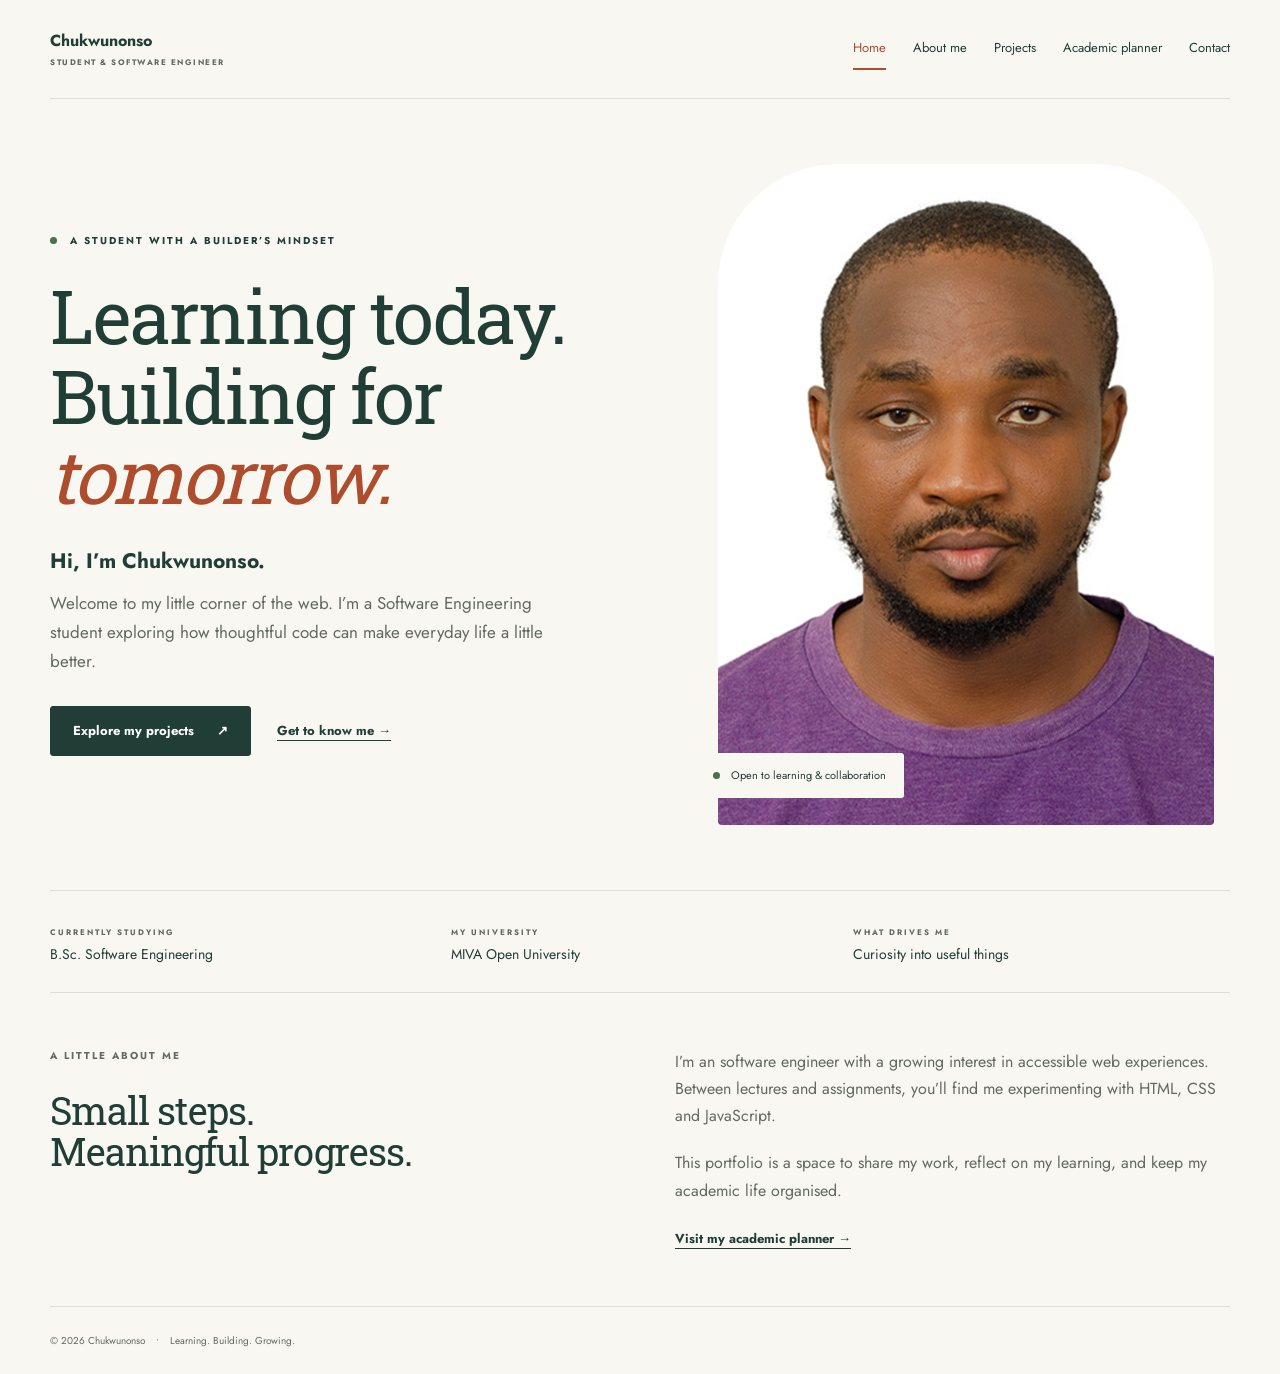
<file: index.html>
<!doctype html>
<html lang="en">
  <head>
    <meta charset="UTF-8" />
    <meta name="viewport" content="width=device-width, initial-scale=1" />
    <link rel="preconnect" href="https://fonts.googleapis.com" />
    <link rel="preconnect" href="https://fonts.gstatic.com" crossorigin />
    <link
      href="https://fonts.googleapis.com/css2?family=Inter:ital,opsz,wght@0,14..32,100..900;1,14..32,100..900&family=Jost:ital,wght@0,100..900;1,100..900&family=Roboto+Slab:wght@100..900&display=swap"
      rel="stylesheet"
    />
    <meta
      name="description"
      content="Chukwunonso’s sample student portfolio, projects and academic planner."
    />
    <title>Home | Chukwunonso</title>
    <link rel="stylesheet" href="index.css" />
    <script src="script.js" defer></script>
  </head>
  <body>
    <a class="skip-link" href="#main">Skip to content</a>
    <header class="site-header wrap">
      <a class="brand" href="index.html" aria-label="Chukwunonso home">
        <span
          >Chukwunonso<span class="brand-sub"
            >STUDENT &amp; SOFTWARE ENGINEER</span
          ></span
        ></a
      >
      <nav aria-label="Main navigation">
        <a href="index.html" aria-current="page">Home</a
        ><a href="about.html">About me</a><a href="projects.html">Projects</a
        ><a href="planner.html">Academic planner</a
        ><a href="contact.html">Contact</a>
      </nav>
    </header>
    <main id="main" class="wrap">
      <section class="hero">
        <div class="Hero-left">
          <p class="eyebrow">
            <span class="status-dot"></span> A STUDENT WITH A BUILDER’S MINDSET
          </p>
          <h1>Learning today.<br />Building for<br /><em>tomorrow.</em></h1>
          <p class="intro">Hi, I’m Chukwunonso.</p>
          <p class="lede">
            Welcome to my little corner of the web. I’m a Software Engineering
            student exploring how thoughtful code can make everyday life a
            little better.
          </p>
          <div class="actions">
            <a class="button" href="projects.html"
              >Explore my projects <span aria-hidden="true">↗</span></a
            >
            <a class="text-link" href="about.html"
              >Get to know me <span aria-hidden="true">→</span></a
            >
          </div>
        </div>
        <figure class="portrait">
          <img
            src="assets/nonso2.jpg"
            alt="Illustrated student portrait placeholder; replace with your photograph"
            width="560"
            height="640"
          />
          <figcaption>
            <span class="status-dot"></span> Open to learning &amp;
            collaboration
          </figcaption>
        </figure>
      </section>
      <section class="intro-strip" aria-label="At a glance">
        <div>
          <span class="eyebrow">CURRENTLY STUDYING</span>
          <p>B.Sc. Software Engineering</p>
        </div>
        <div>
          <span class="eyebrow">MY UNIVERSITY</span>
          <p>MIVA Open University</p>
        </div>
        <div>
          <span class="eyebrow">WHAT DRIVES ME</span>
          <p>Curiosity into useful things</p>
        </div>
      </section>
      <section class="section two-column">
        <div>
          <p class="eyebrow">A LITTLE ABOUT ME</p>
          <h2>Small steps.<br />Meaningful progress.</h2>
        </div>
        <div>
          <p>
            I’m an software engineer with a growing interest in accessible web
            experiences. Between lectures and assignments, you’ll find me
            experimenting with HTML, CSS and JavaScript.
          </p>
          <p>
            This portfolio is a space to share my work, reflect on my learning,
            and keep my academic life organised.
          </p>
          <a class="text-link" href="planner.html"
            >Visit my academic planner →</a
          >
        </div>
      </section>
    </main>
    <footer class="site-footer wrap">
      <p>© 2026 Chukwunonso <span>•</span> Learning. Building. Growing.</p>
    </footer>
  </body>
</html>
</file>
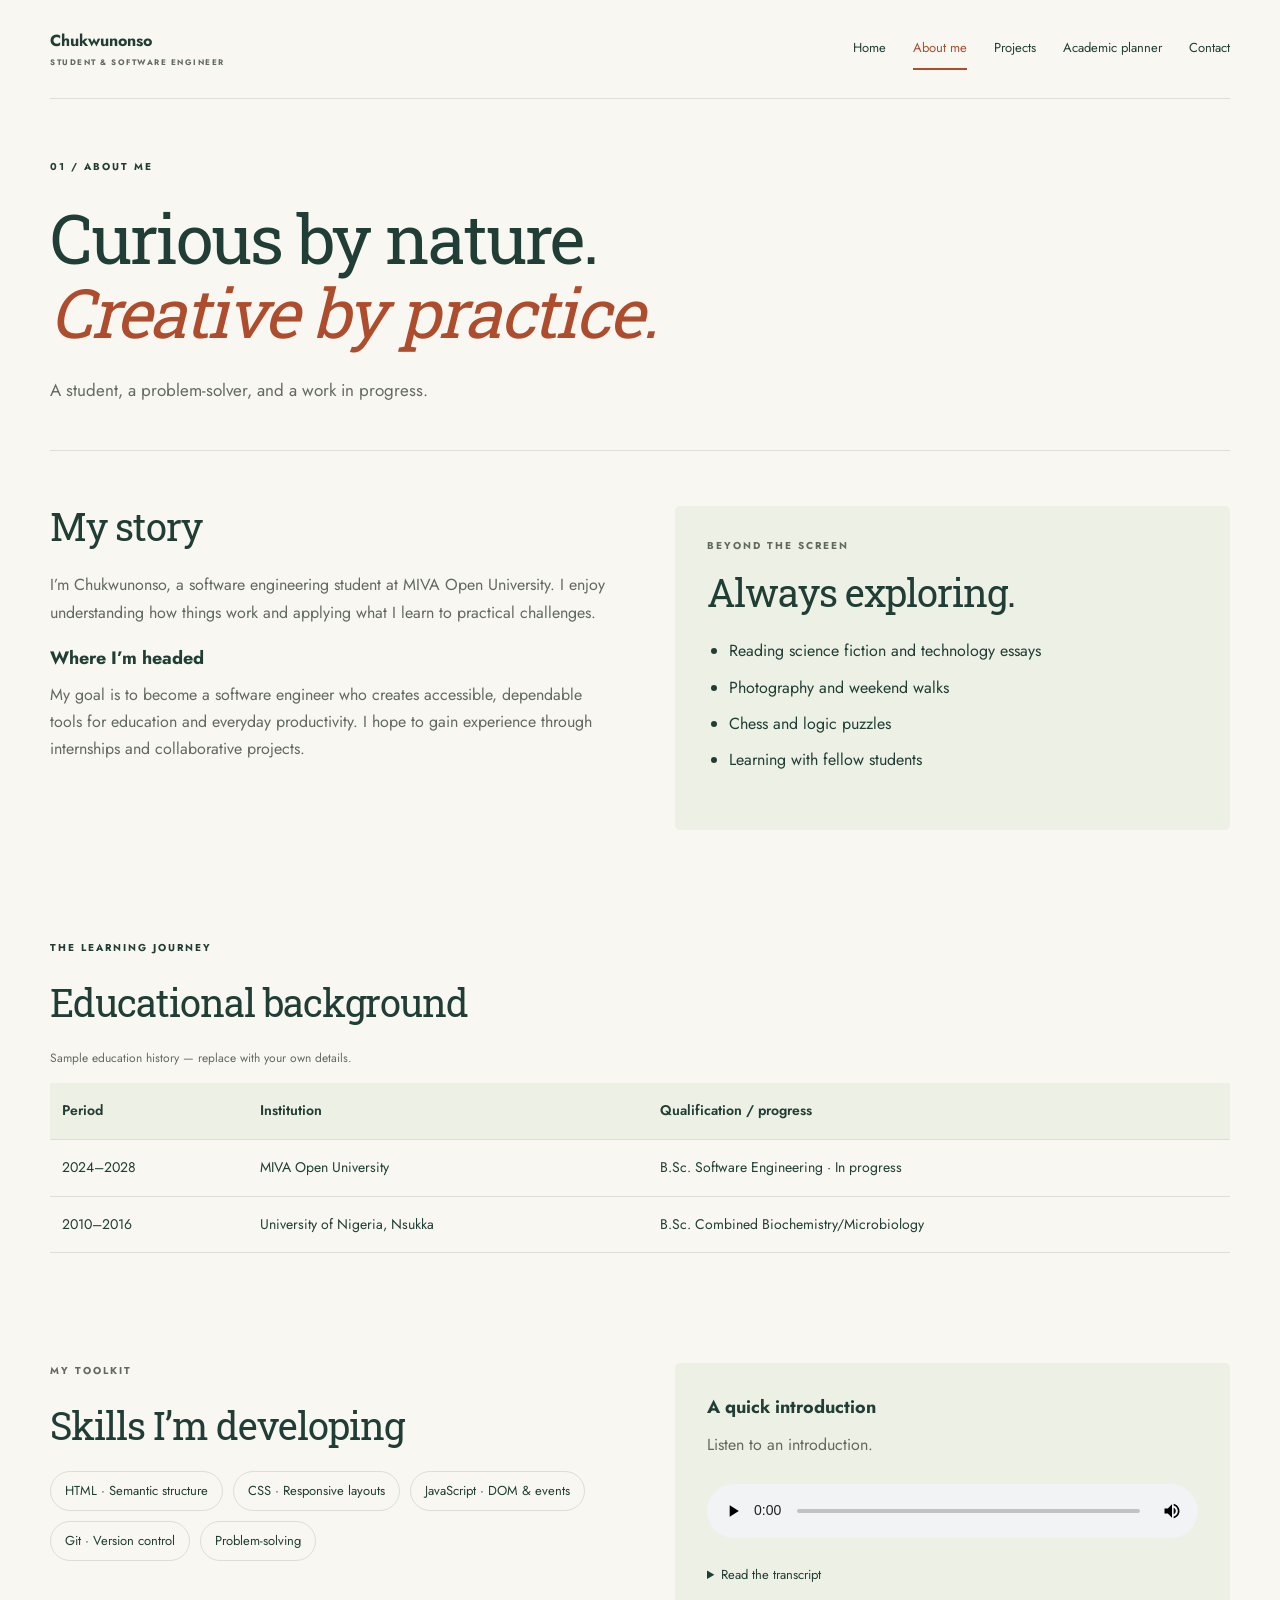
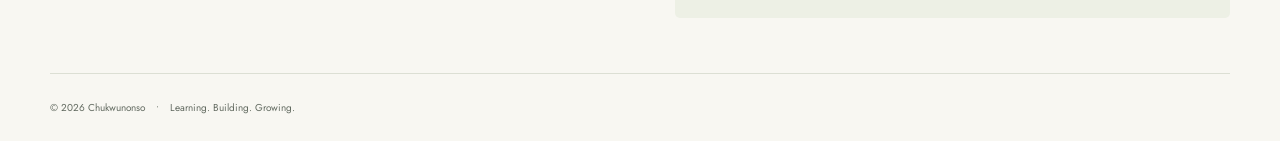
<file: about.html>
<!doctype html>
<html lang="en">
  <head>
    <meta charset="UTF-8" />
    <meta name="viewport" content="width=device-width, initial-scale=1" />
    <link rel="preconnect" href="https://fonts.googleapis.com" />
    <link rel="preconnect" href="https://fonts.gstatic.com" crossorigin />
    <link
      href="https://fonts.googleapis.com/css2?family=Inter:ital,opsz,wght@0,14..32,100..900;1,14..32,100..900&family=Jost:ital,wght@0,100..900;1,100..900&family=Roboto+Slab:wght@100..900&display=swap"
      rel="stylesheet"
    />
    <meta
      name="description"
      content="Chukwunonso’s sample student portfolio, projects and academic planner."
    />
    <title>About me | Chukwunonso</title>
    <link rel="stylesheet" href="index.css" />
    <script src="script.js" defer></script>
  </head>
  <body>
    <a class="skip-link" href="#main">Skip to content</a>
    <header class="site-header wrap">
      <a class="brand" href="index.html" aria-label="Chukwunonso home"
        >
        <span
          >Chukwunonso<span class="brand-sub"
            >STUDENT &amp; SOFTWARE ENGINEER</span
          ></span
        ></a
      >
      <nav aria-label="Main navigation">
        <a href="index.html">Home</a
        ><a href="about.html" aria-current="page">About me</a
        ><a href="projects.html">Projects</a
        ><a href="planner.html">Academic planner</a
        ><a href="contact.html">Contact</a>
      </nav>
    </header>
    <main id="main" class="wrap">
      <section class="page-heading">
        <p class="eyebrow">01 / ABOUT ME</p>
        <h1>Curious by nature.<br /><em>Creative by practice.</em></h1>
        <p class="lede">A student, a problem-solver, and a work in progress.</p>
      </section>
      <section class="two-column section">
        <div>
          <h2>My story</h2>
          <p>
            I’m Chukwunonso, a software engineering student at MIVA Open University.
            I enjoy understanding how things work and applying what I learn to
            practical challenges.
          </p>
          <h3>Where I’m headed</h3>
          <p>
            My goal is to become a software engineer who creates accessible,
            dependable tools for education and everyday productivity. I hope to
            gain experience through internships and collaborative projects.
          </p>
        </div>
        <aside class="note">
          <p class="eyebrow">BEYOND THE SCREEN</p>
          <h2>Always exploring.</h2>
          <ul>
            <li>Reading science fiction and technology essays</li>
            <li>Photography and weekend walks</li>
            <li>Chess and logic puzzles</li>
            <li>Learning with fellow students</li>
          </ul>
        </aside>
      </section>
      <section class="section">
        <p class="eyebrow">THE LEARNING JOURNEY</p>
        <h2>Educational background</h2>
        <div class="table-scroll">
          <table>
            <caption>
              Sample education history — replace with your own details.
            </caption>
            <thead>
              <tr>
                <th scope="col">Period</th>
                <th scope="col">Institution</th>
                <th scope="col">Qualification / progress</th>
              </tr>
            </thead>
            <tbody>
              <tr>
                <td>2024–2028</td>
                <td>MIVA Open University</td>
                <td>B.Sc. Software Engineering · In progress</td>
              </tr>
              <tr>
                <td>2010–2016</td>
                <td>University of Nigeria, Nsukka</td>
                <td>B.Sc. Combined Biochemistry/Microbiology</td>
              </tr>
            </tbody>
          </table>
        </div>
      </section>
      <section class="section two-column">
        <div>
          <p class="eyebrow">MY TOOLKIT</p>
          <h2>Skills I’m developing</h2>
          <ul class="skill-list">
            <li>HTML · Semantic structure</li>
            <li>CSS · Responsive layouts</li>
            <li>JavaScript · DOM &amp; events</li>
            <li>Git · Version control</li>
            <li>Problem-solving</li>
          </ul>
        </div>
        <div class="note">
          <h3>A quick introduction</h3>
          <p>Listen to an introduction.</p>
          <audio controls preload="metadata">
            <source src="assets/introduction.opus" type="audio/wav" />
            Your browser does not support audio.
            <a href="assets/introduction.opus">Download the introduction</a>.
          </audio>
          <details>
            <summary>Read the transcript</summary>
            <p>
              Hello, I am Chukwunonso, a Software engineering student at MIVA
              Open University. Welcome to my academic portfolio. I enjoy
              building accessible websites, solving problems, and turning what I
              learn into practical projects.
            </p>
          </details>
        </div>
      </section>
    </main>
    <footer class="site-footer wrap">
      <p>© 2026 Chukwunonso <span>•</span> Learning. Building. Growing.</p>
    </footer>
  </body>
</html>
</file>
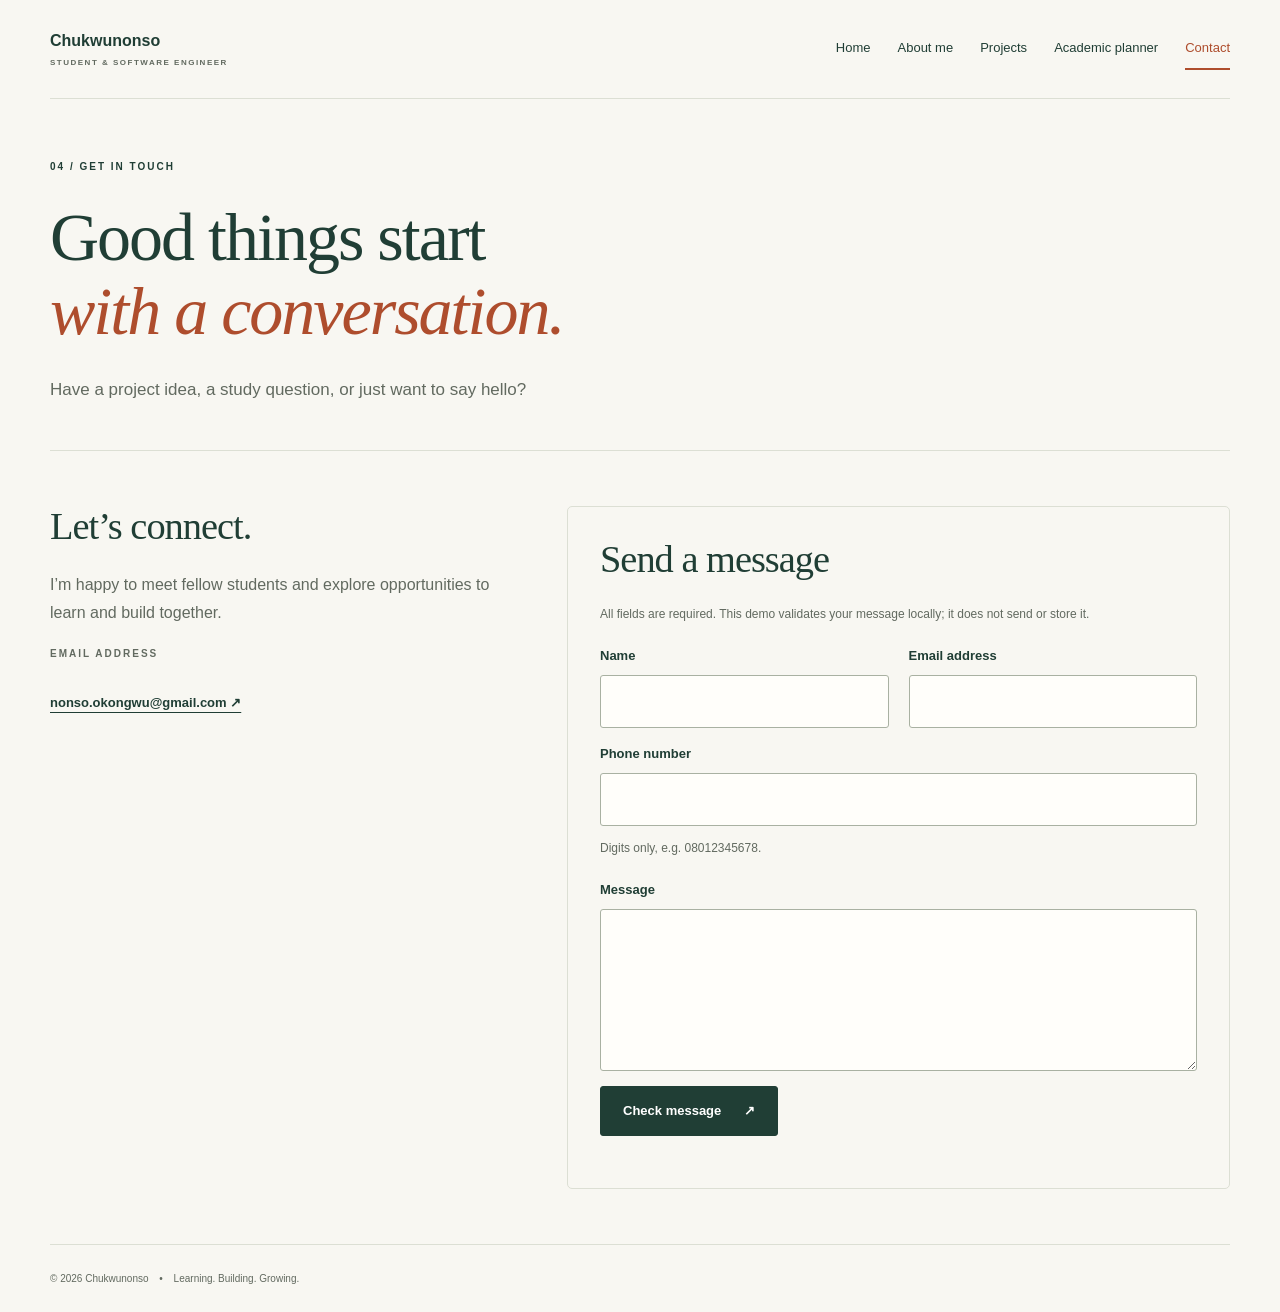
<file: contact.html>
<!doctype html>
<html lang="en">
  <head>
    <meta charset="UTF-8" />
    <meta name="viewport" content="width=device-width, initial-scale=1" />
    <meta
      name="description"
      content="Chukwunonso’s sample student portfolio, projects and academic planner."
    />
    <title>Contact | Chukwunonso</title>
    <link rel="stylesheet" href="index.css" />
    <script src="script.js" defer></script>
  </head>
  <body>
    <a class="skip-link" href="#main">Skip to content</a>
    <header class="site-header wrap">
      <a class="brand" href="index.html" aria-label="Chukwunonso home"
        >
        <span
          >Chukwunonso<span class="brand-sub"
            >STUDENT &amp; SOFTWARE ENGINEER</span
          ></span
        ></a
      >
      <nav aria-label="Main navigation">
        <a href="index.html">Home</a><a href="about.html">About me</a
        ><a href="projects.html">Projects</a
        ><a href="planner.html">Academic planner</a
        ><a href="contact.html" aria-current="page">Contact</a>
      </nav>
    </header>
    <main id="main" class="wrap">
      <section class="page-heading">
        <p class="eyebrow">04 / GET IN TOUCH</p>
        <h1>Good things start<br /><em>with a conversation.</em></h1>
        <p class="lede">
          Have a project idea, a study question, or just want to say hello?
        </p>
      </section>
      <section class="contact-layout section">
        <aside>
          <h2>Let’s connect.</h2>
          <p>
            I’m happy to meet fellow students and explore opportunities to learn
            and build together.
          </p>
          <p class="eyebrow">EMAIL ADDRESS</p>
          <a class="text-link" href="mailto:nonso.okongwu@gmail.com"
            >nonso.okongwu@gmail.com ↗</a
          >
        </aside>
        <form id="contact-form" class="contact-form" novalidate>
          <h2>Send a message</h2>
          <p class="helper">
            All fields are required. This demo validates your message locally;
            it does not send or store it.
          </p>
          <div class="form-row">
            <div>
              <label for="name">Name</label
              ><input
                id="name"
                name="name"
                autocomplete="name"
                maxlength="100"
                required
                aria-describedby="name-error"
              />
              <p class="error" id="name-error"></p>
            </div>
            <div>
              <label for="email">Email address</label
              ><input
                id="email"
                name="email"
                type="email"
                autocomplete="email"
                required
                aria-describedby="email-error"
              />
              <p class="error" id="email-error"></p>
            </div>
          </div>
          <label for="phone">Phone number</label
          ><input
            id="phone"
            name="phone"
            type="tel"
            inputmode="numeric"
            autocomplete="tel"
            pattern="[0-9]+"
            aria-describedby="phone-hint phone-error"
            required
          />
          <p id="phone-hint" class="helper">Digits only, e.g. 08012345678.</p>
          <p class="error" id="phone-error"></p>
          <label for="message">Message</label
          ><textarea
            id="message"
            name="message"
            rows="5"
            maxlength="3000"
            required
            aria-describedby="message-error"
          ></textarea>
          <p class="error" id="message-error"></p>
          <button class="button" type="submit">
            Check message <span aria-hidden="true">↗</span>
          </button>
          <p id="contact-status" role="status" class="helper"></p>
        </form>
      </section>
      <noscript
        ><p class="note">
          Enable JavaScript to validate this demonstration form.
        </p></noscript
      >
    </main>
    <footer class="site-footer wrap">
      <p>© 2026 Chukwunonso <span>•</span> Learning. Building. Growing.</p>
    </footer>
  </body>
</html>
</file>
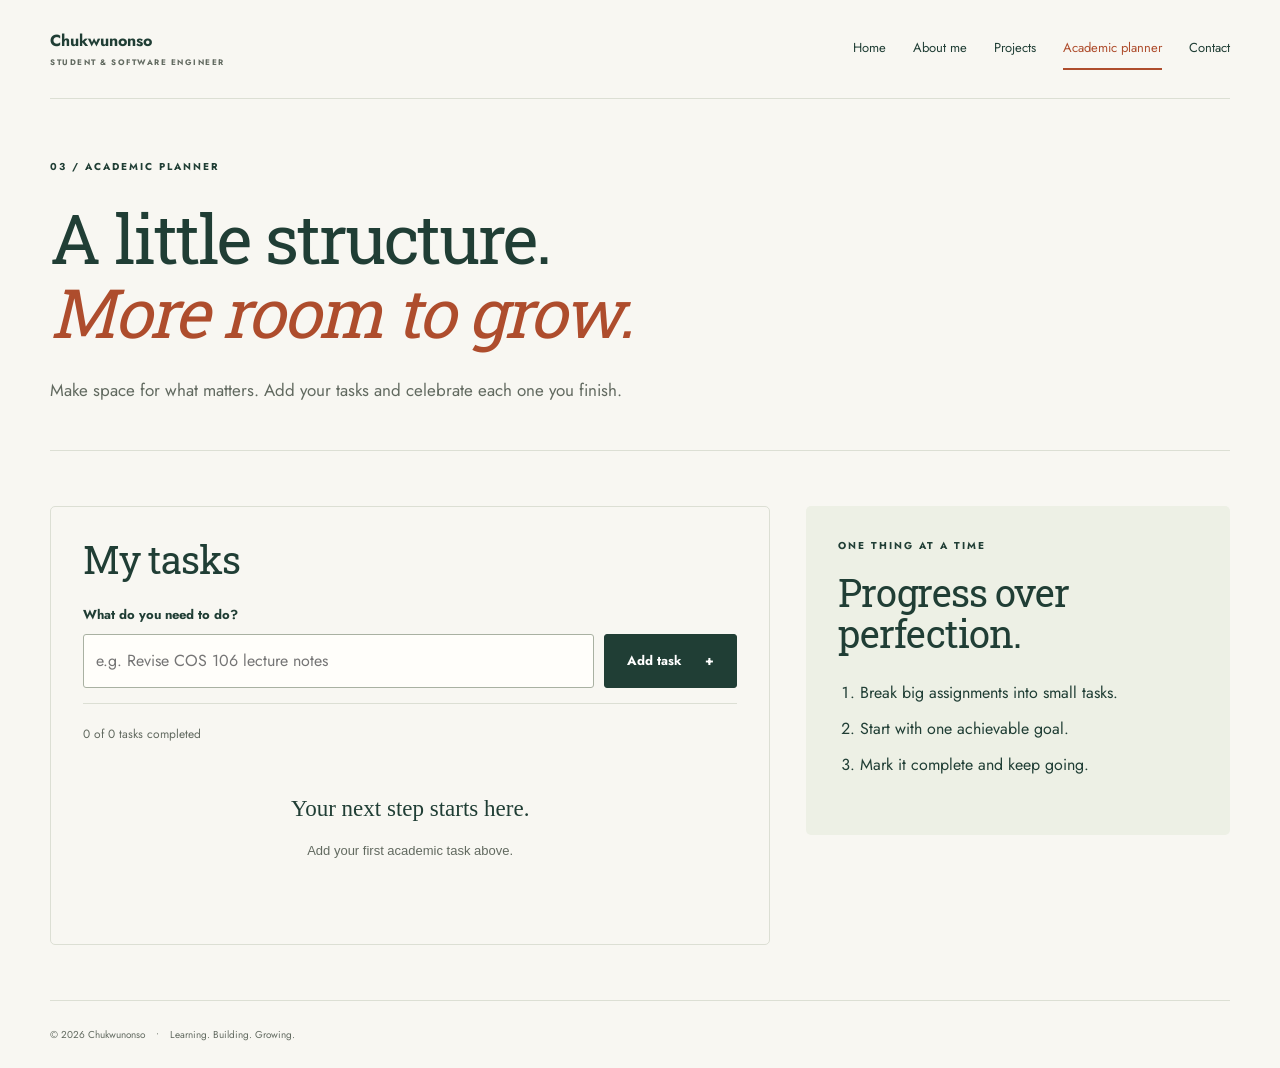
<file: planner.html>
<!doctype html>
<html lang="en">
  <head>
    <meta charset="UTF-8" />
    <meta name="viewport" content="width=device-width, initial-scale=1" />
    <link rel="preconnect" href="https://fonts.googleapis.com" />
    <link rel="preconnect" href="https://fonts.gstatic.com" crossorigin />
    <link
      href="https://fonts.googleapis.com/css2?family=Inter:ital,opsz,wght@0,14..32,100..900;1,14..32,100..900&family=Jost:ital,wght@0,100..900;1,100..900&family=Roboto+Slab:wght@100..900&display=swap"
      rel="stylesheet"
    />
    <meta
      name="description"
      content="Chukwunonso’s sample student portfolio, projects and academic planner."
    />
    <title>Academic planner | Chukwunonso</title>
    <link rel="stylesheet" href="index.css" />
    <script src="script.js" defer></script>
  </head>
  <body>
    <a class="skip-link" href="#main">Skip to content</a>
    <header class="site-header wrap">
      <a class="brand" href="index.html" aria-label="Chukwunonso home"
        >
        <span
          >Chukwunonso<span class="brand-sub"
            >STUDENT &amp; SOFTWARE ENGINEER</span
          ></span
        ></a
      >
      <nav aria-label="Main navigation">
        <a href="index.html">Home</a><a href="about.html">About me</a
        ><a href="projects.html">Projects</a
        ><a href="planner.html" aria-current="page">Academic planner</a
        ><a href="contact.html">Contact</a>
      </nav>
    </header>
    <main id="main" class="wrap">
      <section class="page-heading">
        <p class="eyebrow">03 / ACADEMIC PLANNER</p>
        <h1>A little structure.<br /><em>More room to grow.</em></h1>
        <p class="lede">
          Make space for what matters. Add your tasks and celebrate each one you
          finish.
        </p>
      </section>
      <section class="planner-layout section">
        <div class="planner-panel">
          <h2>My tasks</h2>
          <form id="task-form" novalidate>
            <label for="task-input">What do you need to do?</label>
            <div class="task-entry">
              <input
                id="task-input"
                name="task"
                maxlength="160"
                placeholder="e.g. Revise COS 106 lecture notes"
                required
                aria-describedby="task-error"
              /><button class="button" type="submit">
                Add task <span aria-hidden="true">+</span>
              </button>
            </div>
            <p id="task-error" class="error"></p>
          </form>
          <p id="task-count" class="task-count"></p>
          <ul id="task-list" class="task-list" aria-label="Academic tasks"></ul>
          <p id="empty-tasks" class="empty-state">
            Your next step starts here.<br /><span
              >Add your first academic task above.</span
            >
          </p>
          <p id="planner-status" role="status" class="helper"></p>
        </div>
        <aside class="note">
          <p class="eyebrow">ONE THING AT A TIME</p>
          <h2>Progress over perfection.</h2>
          <ol>
            <li>Break big assignments into small tasks.</li>
            <li>Start with one achievable goal.</li>
            <li>Mark it complete and keep going.</li>
          </ol>
        
        </aside>
      </section>
      <noscript
        ><p class="note">
          Enable JavaScript to add, complete and delete tasks.
        </p></noscript
      >
    </main>
    <footer class="site-footer wrap">
      <p>© 2026 Chukwunonso <span>•</span> Learning. Building. Growing.</p>
    </footer>
  </body>
</html>
</file>
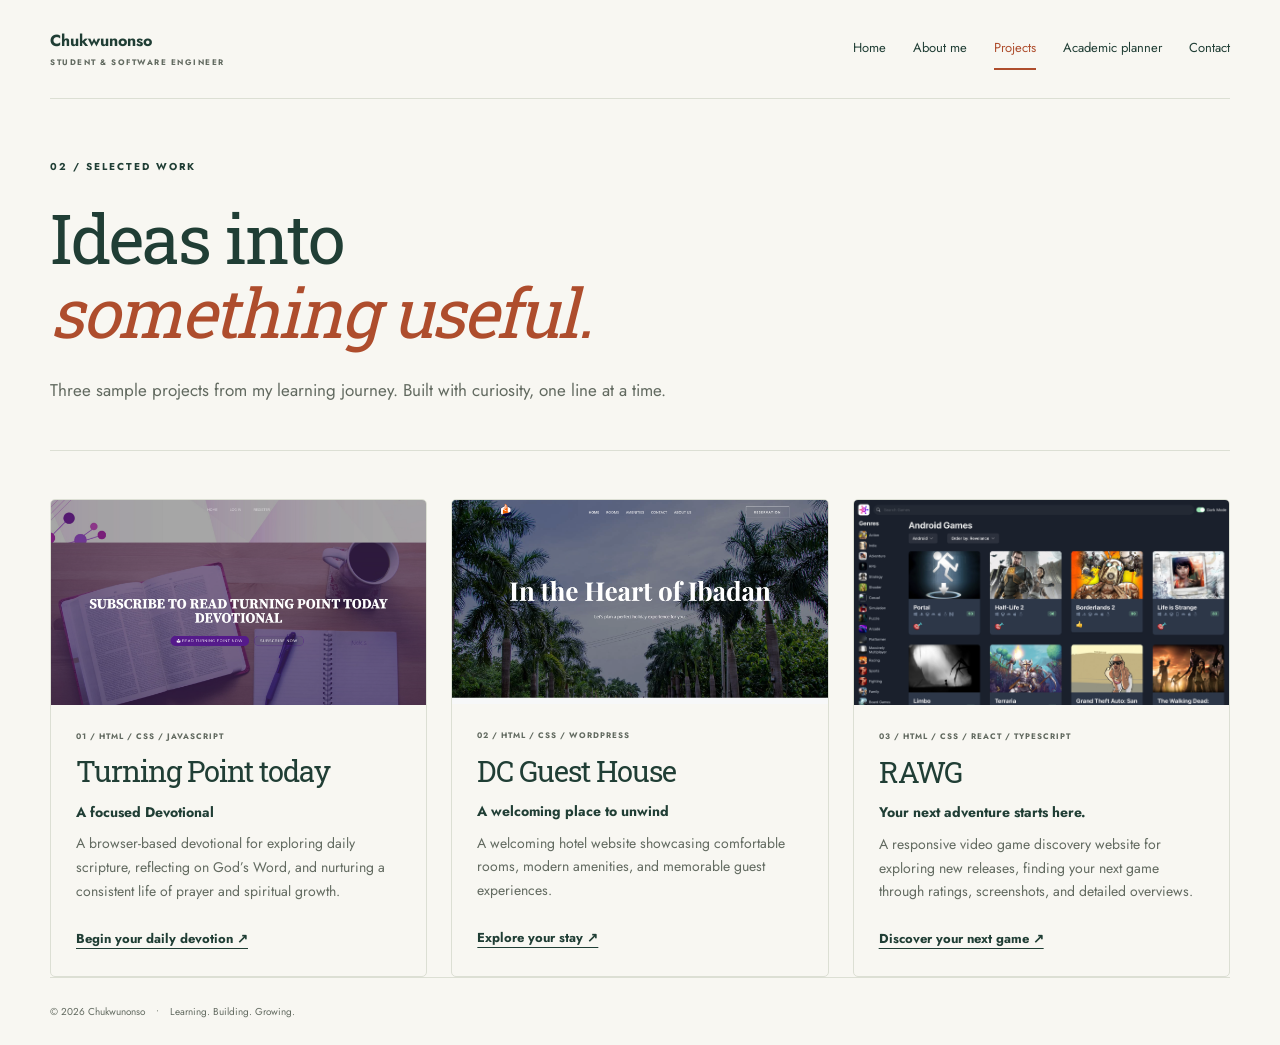
<file: projects.html>
<!doctype html>
<html lang="en">
  <head>
    <meta charset="UTF-8" />
    <meta name="viewport" content="width=device-width, initial-scale=1" />
    <link rel="preconnect" href="https://fonts.googleapis.com" />
    <link rel="preconnect" href="https://fonts.gstatic.com" crossorigin />
    <link
      href="https://fonts.googleapis.com/css2?family=Inter:ital,opsz,wght@0,14..32,100..900;1,14..32,100..900&family=Jost:ital,wght@0,100..900;1,100..900&family=Roboto+Slab:wght@100..900&display=swap"
      rel="stylesheet"
    />
    <meta
      name="description"
      content="Chukwunonso’s sample student portfolio, projects and academic planner."
    />
    <title>Projects | Chukwunonso</title>
    <link rel="stylesheet" href="index.css" />
    <script src="script.js" defer></script>
  </head>
  <body>
    <a class="skip-link" href="#main">Skip to content</a>
    <header class="site-header wrap">
      <a class="brand" href="index.html" aria-label="Chukwunonso home">
        <span
          >Chukwunonso<span class="brand-sub"
            >STUDENT &amp; SOFTWARE ENGINEER</span
          ></span
        ></a
      >
      <nav aria-label="Main navigation">
        <a href="index.html">Home</a><a href="about.html">About me</a
        ><a href="projects.html" aria-current="page">Projects</a
        ><a href="planner.html">Academic planner</a
        ><a href="contact.html">Contact</a>
      </nav>
    </header>
    <main id="main" class="wrap">
      <section class="page-heading">
        <p class="eyebrow">02 / SELECTED WORK</p>
        <h1>Ideas into<br /><em>something useful.</em></h1>
        <p class="lede">
          Three sample projects from my learning journey. Built with curiosity,
          one line at a time.
        </p>
      </section>
      <section class="project-grid" aria-label="Sample projects">
        <article class="project-card">
          <img
            src="assets/tpt.png"
            alt="Turning Point today interface illustration"
            width="700"
            height="440"
          />
          <div class="project-body">
            <p class="eyebrow">01 / HTML / CSS / JAVASCRIPT</p>
            <h2>Turning Point today</h2>
            <h3>A focused Devotional</h3>
            <p>
              A browser-based devotional for exploring daily scripture,
              reflecting on God’s Word, and nurturing a consistent life of
              prayer and spiritual growth.
            </p>
            <a
              class="text-link"
              href="https://turningpointtoday.com/"
              target="_blank"
              >Begin your daily devotion ↗</a
            >
          </div>
        </article>
        <article class="project-card">
          <img
            src="assets/DCGH.png"
            alt="Dominion City guest house interface illustration"
            width="700"
            height="440"
          />
          <div class="project-body">
            <p class="eyebrow">02 / HTML / CSS / WORDPRESS</p>
            <h2>DC Guest House</h2>
            <h3>A welcoming place to unwind</h3>
            <p>
              A welcoming hotel website showcasing comfortable rooms, modern
              amenities, and memorable guest experiences.
            </p>
            <a
              class="text-link"
              href="https://dominioncityguesthouse.com/"
              target="_blank"
              >Explore your stay ↗</a
            >
          </div>
        </article>
        <article class="project-card">
          <img
            src="assets/RAWG.png"
            alt="RAWG interface illustration"
            width="700"
            height="440"
          />
          <div class="project-body">
            <p class="eyebrow">03 / HTML / CSS / REACT / TYPESCRIPT</p>
            <h2>RAWG</h2>
            <h3>Your next adventure starts here.</h3>
            <p>
              A responsive video game discovery website for exploring new
              releases, finding your next game
              through ratings, screenshots, and detailed overviews.
            </p>
            <a
              class="text-link"
              href="https://video-game-app-topaz.vercel.app/"
              target="_blank"
              >Discover your next game ↗</a
            >
          </div>
        </article>
      </section>
    </main>
    <footer class="site-footer wrap">
      <p>© 2026 Chukwunonso <span>•</span> Learning. Building. Growing.</p>
    </footer>
  </body>
</html>
</file>
<file: index.css>
/* Shared design tokens keep all five pages visually consistent. */
:root {
  --paper: #f8f7f2;
  --ink: #203e35;
  --muted: #626a60;
  --line: #dcdfd4;
  --accent: #ae4d2d;
  --soft: #edf0e5;
}
* {
  box-sizing: border-box;
}
body {
  margin: 0;
  background: var(--paper);
  color: var(--ink);
  font-family: "Jost", Helvetica, sans-serif;
  font-size: 16px;
  line-height: 1.7;
}
a {
  color: inherit;
  text-underline-offset: 5px;
}
a,
button {
  transition:
    background-color 0.2s,
    color 0.2s,
    transform 0.2s;
}
a:hover {
  color: var(--accent);
}
button,
input,
textarea {
  font: inherit;
}
button {
  cursor: pointer;
}
:focus-visible {
  outline: 3px solid var(--accent);
  outline-offset: 5px;
}
.wrap {
  /* width: 100%; */
  width: min(1180px, calc(100% - 80px));
  /* border: 1px solid red; */
  margin-inline: auto;
}
.site-header {
  display: flex;
  justify-content: space-between;
  align-items: center;
  gap: 24px;
  padding: 28px 0;
  border-bottom: 1px solid var(--line);
}
.brand {
  display: flex;
  align-items: center;
  gap: 7px;
  text-decoration: none;
  font-weight: bold;
  line-height: 1.4;
}
.monogram {
  display: grid;
  place-items: center;
  width: 49px;
  height: 49px;
  background: var(--ink);
  color: var(--paper);
  border-radius: 50%;
  font-family: Georgia, serif;
  font-size: 26px;
}
.brand-sub {
  display: block;
  font-size: 8px;
  letter-spacing: 1.5px;
  color: var(--muted);
  margin-top: 5px;
}
nav {
  display: flex;
  flex-wrap: wrap;
  gap: 27px;
}
nav a {
  text-decoration: none;
  font-size: 13px;
  padding-block: 9px;
  border-bottom: 2px solid transparent;
}
nav a[aria-current="page"] {
  border-color: var(--accent);
  color: var(--accent);
}
h1,
h2,
h3,
p {
  margin-top: 0;
}
h1,
h2 {
  font-family: "Roboto Slab", "Times New Roman", serif;
  font-weight: 400;
  letter-spacing: -2px;
  line-height: 1.08;
}
h1 {
  font-size: clamp(44px, 5.8vw, 79px);
  margin-bottom: 28px;
}
h2 {
  font-size: clamp(30px, 3vw, 40px);
  margin-bottom: 24px;
  letter-spacing: -1px;
}
h3 {
  font-size: 18px;
  line-height: 1.4;
  margin-bottom: 10px;
}
em {
  color: var(--accent);
  font-weight: 400;
}
p {
  margin-bottom: 20px;
}
.eyebrow {
  font-size: 10px;
  font-weight: bold;
  letter-spacing: 2px;
  line-height: 1.6;
  margin-bottom: 26px;
}
.status-dot {
  display: inline-block;
  width: 7px;
  height: 7px;
  border-radius: 50%;
  background: #48714e;
  margin-right: 8px;
}
.Hero-left{
/* border: 1px solid red */
}
.hero {
  display: grid;
  grid-template-columns: 1.15fr 1fr;
  gap: 80px;
  padding: 65px 0;
  align-items: center;
  /* border: 1px solid red; */
}
.intro {
  font-weight: bold;
  font-size: 21px;
  margin-bottom: 10px;
}
.lede {
  color: var(--muted);
  max-width: 90%;
  /* max-width: 550px; */
  font-size: 17px;
}
.actions {
  display: flex;
  flex-wrap: wrap;
  align-items: center;
  gap: 26px;
  margin-top: 30px;
}
.button {
  display: inline-flex;
  justify-content: center;
  align-items: center;
  gap: 23px;
  border: 1px solid var(--ink);
  padding: 13px 22px;
  background: var(--ink);
  color: white;
  font-size: 13px;
  font-weight: bold;
  text-decoration: none;
  border-radius: 3px;
}
.button:hover {
  background: #355c4e;
  color: white;
  /* transform: translateY(-2px); */
}
.text-link {
  font-size: 13px;
  font-weight: bold;
}
.portrait {
  position: relative;
  margin: 0 16px 0 0;
}
.portrait img {
  width: 100%;
  height: auto;
  display: block;
  border-radius: 120px 120px 4px 4px;
}
.portrait figcaption {
  position: absolute;
  bottom: 27px;
  left: -23px;
  background: var(--paper);
  padding: 13px 18px;
  /* border: 1px solid var(--line); */
  border-radius: 3px;
  font-size: 11px;
  /* box-shadow: 0 8px 30px #203e3510; */
}
.portrait-label {
  position: absolute;
  writing-mode: vertical-rl;
  right: -27px;
  top: 45%;
  font-size: 8px;
  letter-spacing: 2px;
}
.intro-strip {
  display: grid;
  grid-template-columns: repeat(3, 1fr);
  border-block: 1px solid var(--line);
  padding: 25px 0;
  gap: 24px;
}
.intro-strip .eyebrow {
  font-size: 8px;
  margin-bottom: 7px;
  color: var(--muted);
}
.intro-strip p {
  margin: 0;
  font-size: 14px;
}
.section {
  padding: 55px 0;
}
.two-column {
  display: grid;
  grid-template-columns: 1fr 1fr;
  gap: 70px;
}
.two-column p,
.contact-layout aside > p {
  color: var(--muted);
}
.page-heading {
  padding-block: 60px 25px;
  border-bottom: 1px solid var(--line);
}
.page-heading h1 {
  font-size: clamp(42px, 5.4vw, 68px);
  /* border: 1px solid red; */
}
.note {
  background: var(--soft);
  padding: 32px;
  border-radius: 5px;
}
.note .eyebrow {
  margin-bottom: 18px;
}
ul,
ol {
  padding-left: 22px;
}
li {
  padding-bottom: 9px;
}
.table-scroll {
  overflow-x: auto;
}
table {
  width: 100%;
  border-collapse: collapse;
  text-align: left;
  font-size: 14px;
}
caption {
  text-align: left;
  color: var(--muted);
  padding-bottom: 15px;
  font-size: 12px;
}
th,
td {
  border-bottom: 1px solid var(--line);
  padding: 16px 12px;
  vertical-align: top;
}
th {
  background: var(--soft);
  font-weight: 600;
}
.skill-list {
  display: flex;
  flex-wrap: wrap;
  gap: 10px;
  list-style: none;
  padding: 0;
}
.skill-list li {
  border: 1px solid var(--line);
  border-radius: 25px;
  padding: 8px 14px;
  font-size: 13px;
}
audio {
  width: 100%;
  margin-block: 6px 18px;
}
summary {
  cursor: pointer;
  font-size: 13px;
}
details p {
  margin-top: 15px;
  font-size: 14px;
}
.project-grid {
  display: grid;
  grid-template-columns: repeat(3, 1fr);
  gap: 24px;
  padding-top: 48px;
  /* border: 1px solid red; */
}
.project-card {
  border: 1px solid var(--line);
  border-radius: 5px;
  overflow: hidden;
}
.project-card img {
  width: 100%;
  height: auto;
  display: block;
}
.project-body {
  padding: 25px;
}
.project-body .eyebrow {
  font-size: 8px;
  letter-spacing: 1px;
  margin-bottom: 14px;
}
.project-body h2 {
  font-size: 29px;
  margin-bottom: 15px;
}
.project-body h3 {
  font-size: 14px;
}
.project-body p {
  font-size: 14px;
  color: var(--muted);
}
[id] {
  scroll-margin-top: 24px;
}
.planner-layout {
  display: grid;
  grid-template-columns: 1.7fr 1fr;
  gap: 36px;
  align-items: start;
}
.planner-panel,
.contact-form {
  border: 1px solid var(--line);
  padding: 32px;
  border-radius: 5px;
}
label {
  display: block;
  font-size: 13px;
  font-weight: bold;
  margin-bottom: 8px;
}
input,
textarea {
  display: block;
  width: 100%;
  min-width: 0;
  padding: 12px;
  color: var(--ink);
  background: #fffefa;
  border: 1px solid #a9b1a2;
  border-radius: 3px;
}
textarea {
  resize: vertical;
}
input[aria-invalid="true"],
textarea[aria-invalid="true"] {
  border: 2px solid #a13623;
}
.task-entry {
  display: flex;
  gap: 10px;
}
.task-entry .button {
  white-space: nowrap;
}
.error {
  color: #a13623;
  font-size: 12px;
  margin: 5px 0 16px;
}
.error:empty {
  margin-bottom: 15px;
}
.helper {
  color: var(--muted);
  font-size: 12px;
  margin-top: 12px;
}
.task-count {
  font-size: 12px;
  color: var(--muted);
  border-top: 1px solid var(--line);
  padding-top: 20px;
}
.task-list {
  list-style: none;
  padding: 0;
}
.task-list li {
  display: flex;
  align-items: center;
  gap: 12px;
  border-bottom: 1px solid var(--line);
  padding-block: 14px;
}
.task-list label {
  display: flex;
  align-items: center;
  gap: 12px;
  flex: 1;
  margin: 0;
  font-weight: normal;
  overflow-wrap: anywhere;
}
.task-list input {
  width: 19px;
  height: 19px;
  flex: 0 0 19px;
  accent-color: var(--ink);
}
.task-list input:checked + span {
  text-decoration: line-through;
  color: var(--muted);
}
.delete-task {
  background: transparent;
  color: #a13623;
  border: 1px solid var(--line);
  border-radius: 3px;
  font-size: 12px;
  padding: 7px;
}
.delete-task:hover {
  background: #f5e6df;
}
.empty-state {
  padding-block: 25px;
  text-align: center;
  font-family: Georgia, serif;
  font-size: 23px;
}
.empty-state span {
  font-family: Arial, sans-serif;
  font-size: 13px;
  color: var(--muted);
}
[hidden] {
  display: none !important;
}
.contact-layout {
  display: grid;
  grid-template-columns: 1fr 1.5fr;
  gap: 75px;
}
.form-row {
  display: grid;
  grid-template-columns: 1fr 1fr;
  gap: 20px;
}
.site-footer {
  border-top: 1px solid var(--line);
  padding-block: 25px;
  display: flex;
  justify-content: space-between;
  gap: 20px;
  color: var(--muted);
  font-size: 10px;
}
.site-footer p {
  margin: 0;
}
.site-footer span {
  margin-inline: 8px;
}
.skip-link {
  position: fixed;
  top: -100px;
  left: 15px;
  background: white;
  padding: 10px 20px;
  z-index: 10;
}
.skip-link:focus {
  top: 10px;
}
@media (max-width: 1000px) {
  .wrap {
    width: calc(100% - 48px);
  }
  .site-header {
    flex-wrap: wrap;
  }
  nav {
    gap: 22px;
  }
  .hero {
    gap: 40px;
  }
  .two-column,
  .contact-layout {
    gap: 35px;
  }
  .project-grid {
    grid-template-columns: 1fr 1fr;
  }
  .planner-layout {
    grid-template-columns: 1fr;
  }
}
@media (max-width: 640px) {
  .wrap {
    width: calc(100% - 36px);
  }
  .site-header {
    padding-block: 20px;
    gap: 18px;
  }
  nav {
    gap: 8px 19px;
  }
  nav a {
    font-size: 12px;
  }
  .hero,
  .two-column,
  .project-grid,
  .contact-layout {
    grid-template-columns: 1fr;
  }
  .hero {
    padding-block: 38px;
    gap: 35px;
  }
  .hero h1 {
    font-size: 54px;
  }
  .portrait {
    margin-inline: 15px 20px;
    max-width: 390px;
  }
  .portrait figcaption {
    left: -13px;
  }
  .intro-strip {
    grid-template-columns: 1fr;
    gap: 17px;
  }
  .section {
    padding-block: 35px;
  }
  .page-heading {
    padding-top: 38px;
  }
  .note,
  .planner-panel,
  .contact-form {
    padding: 23px;
  }
  .task-entry,
  .site-footer {
    flex-direction: column;
  }
  .form-row {
    grid-template-columns: 1fr;
    gap: 0;
  }
  .task-entry .button {
    align-self: start;
  }
  th,
  td {
    padding: 12px 9px;
  }
}
@media (prefers-reduced-motion: reduce) {
  *,
  *::before,
  *::after {
    transition: none !important;
  }
}
</file>
